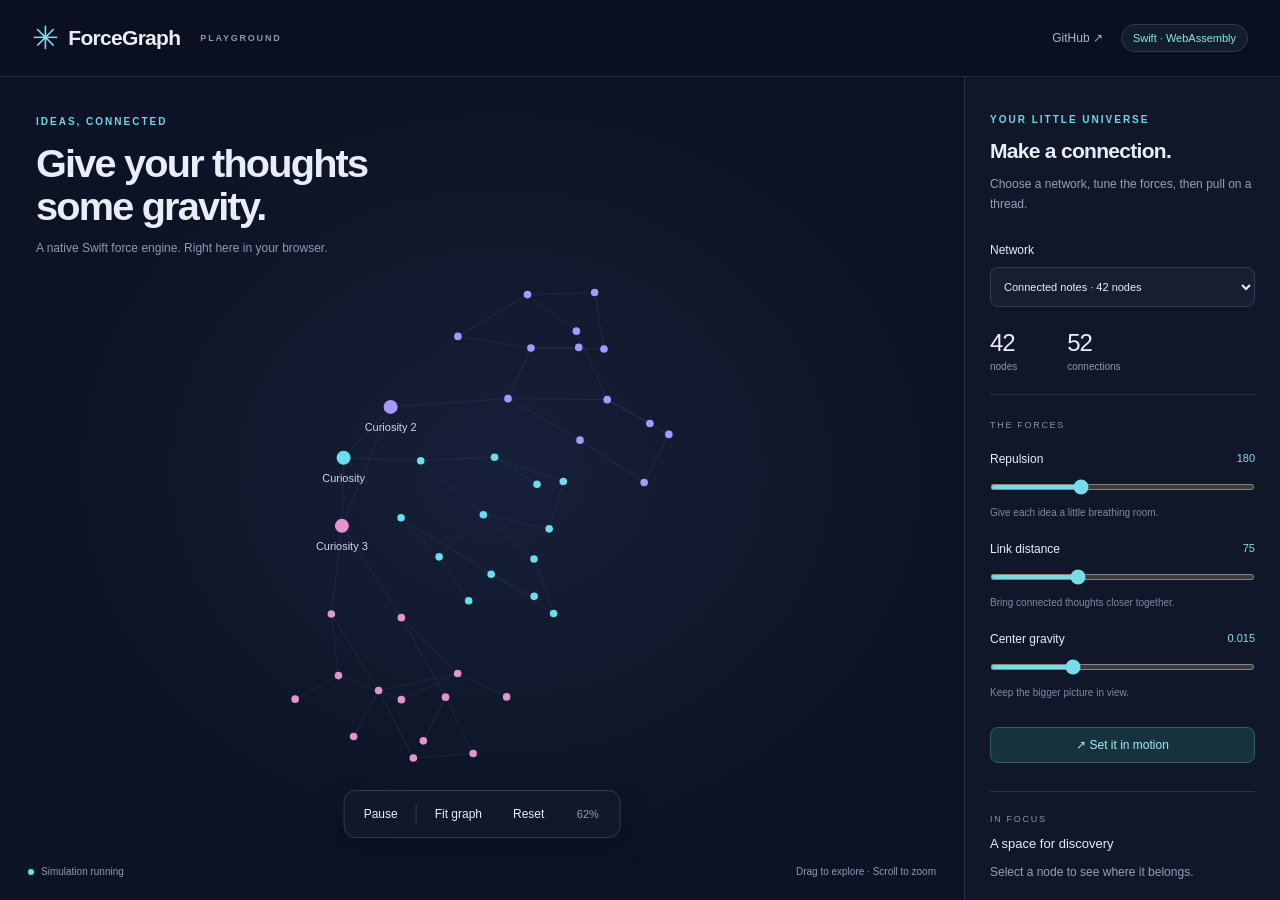
<file: index.html>
<!doctype html>
<html lang="en">
<head>
    <meta charset="utf-8">
    <meta name="viewport" content="width=device-width, initial-scale=1">
    <meta name="theme-color" content="#0b1020">
    <title>ForceGraph — Swift, set in motion</title>
    <link rel="stylesheet" href="./styles.css">
    <script type="module" src="./demo.js"></script>
</head>
<body>
    <header class="topbar">
        <a class="brand" href="./"><span class="brand-mark" aria-hidden="true">✳</span> ForceGraph <span class="edition">PLAYGROUND</span></a>
        <div class="header-links"><a class="package-link" href="https://github.com/ianleon/ForceGraph">GitHub ↗</a><span id="engine-badge" class="badge">Loading Swift · Wasm</span></div>
    </header>
    <main>
        <section class="graph-panel" aria-label="Interactive graph playground">
            <div class="graph-heading"><span class="eyebrow">IDEAS, CONNECTED</span><h1>Give your thoughts<br>some gravity.</h1><p>A native Swift force engine. Right here in your browser.</p></div>
            <canvas id="graph" tabindex="0" aria-label="Interactive network. Drag nodes to move them, drag empty space to pan, and scroll or pinch to zoom. Use plus and minus to zoom, zero to fit, and left or right arrow keys to select nodes. Use the controls to pause or reset the graph."></canvas>
            <div id="notice" class="notice" role="status"><span id="notice-text">Loading the Swift engine. The first visit may take a moment…</span><progress id="loading-progress" aria-labelledby="loading-label"></progress><span id="loading-label" class="loading-label">Downloading Swift engine · 0 B received</span><button id="retry" hidden>Try again</button></div>
            <div class="graph-toolbar" aria-label="Graph controls"><button id="pause" disabled>Pause</button><span class="toolbar-divider"></span><button id="fit" disabled>Fit graph</button><button id="reset" disabled>Reset</button><span id="zoom" aria-label="Zoom level">100%</span></div>
            <div class="graph-footer"><span><i id="status-dot"></i><span id="status">Loading engine</span></span><span>Drag to explore <span class="desktop-hint">· Scroll to zoom</span></span></div>
        </section>
        <aside class="controls" aria-label="Playground settings">
            <div><span class="eyebrow">YOUR LITTLE UNIVERSE</span><h2>Make a connection.</h2><p class="muted">Choose a network, tune the forces, then pull on a thread.</p></div>
            <fieldset id="settings" disabled>
                <label for="preset">Network</label>
                <select id="preset"><option value="42">Connected notes · 42 nodes</option><option value="100">Creative constellation · 100 nodes</option><option value="500">A world of ideas · 500 nodes</option><option value="1000">The big picture · 1,000 nodes</option></select>
                <div class="stats"><div><strong id="node-count">—</strong><span>nodes</span></div><div><strong id="edge-count">—</strong><span>connections</span></div></div>
                <div class="section-label">THE FORCES</div>
                <label class="slider-label" for="repulsion">Repulsion <output id="repulsion-value">180</output></label><input id="repulsion" type="range" min="20" max="500" step="10" value="180"><p class="help">Give each idea a little breathing room.</p>
                <label class="slider-label" for="distance">Link distance <output id="distance-value">75</output></label><input id="distance" type="range" min="25" max="180" step="5" value="75"><p class="help">Bring connected thoughts closer together.</p>
                <label class="slider-label" for="center">Center gravity <output id="center-value">0.015</output></label><input id="center" type="range" min="0" max="0.05" step="0.001" value="0.015"><p class="help">Keep the bigger picture in view.</p>
                <button id="reheat" class="primary">↗ Set it in motion</button>
            </fieldset>
            <div class="selection"><span class="section-label">IN FOCUS</span><strong id="selected-name">A space for discovery</strong><p id="selected-description" class="muted">Select a node to see where it belongs.</p></div>
            <div class="legend"><span><i class="cyan"></i>Explore</span><span><i class="violet"></i>Create</span><span><i class="pink"></i>Connect</span></div>
            <p class="footnote">Real Swift. Real WebAssembly.<br>Synthetic notes. Endless possibilities.</p>
        </aside>
    </main>
</body>
</html>
</file>
<file: styles.css>
:root { color-scheme: dark; font-family: -apple-system, BlinkMacSystemFont, "Segoe UI", sans-serif; color: #e9edf8; background: #0b1020; font-synthesis: none; }
* { box-sizing: border-box; }
body { margin: 0; }
button, select, input { font: inherit; }
button, select { border: 1px solid #303c55; border-radius: 8px; color: inherit; background: #161f32; padding: 10px 13px; }
button { cursor: pointer; transition: background .15s; }
button:hover:enabled { background: #25334b; }
button:disabled, fieldset:disabled { opacity: .45; cursor: default; }
:focus-visible { outline: 2px solid #6de4ee; outline-offset: 4px; }
[hidden] { display: none !important; }
.topbar { height: 77px; padding: 0 32px; display: flex; align-items: center; justify-content: space-between; border-bottom: 1px solid #222b40; gap: 16px; }
.brand { display: flex; align-items: center; gap: 10px; color: inherit; text-decoration: none; font-size: 21px; font-weight: 650; letter-spacing: -.7px; }
.brand-mark { color: #73e2ee; font-size: 32px; }
.edition { font-size: 9px; letter-spacing: 1.8px; color: #8998b3; margin-left: 10px; }
.badge { color: #a8b9cf; background: #121e2d; border: 1px solid #2a3d4d; border-radius: 20px; padding: 7px 11px; font-size: 11px; white-space: nowrap; }
.badge.ready { color: #8de9d7; }
main { display: grid; grid-template-columns: minmax(0, 1fr) 316px; height: calc(100dvh - 77px); min-height: 0; overflow: hidden; }
.graph-panel { position: relative; min-height: 0; overflow: hidden; background: radial-gradient(ellipse at 52% 48%, #172039 0, #0c1324 65%); }
.graph-panel::before { content: ""; position: absolute; inset: 0; pointer-events: none; opacity: .2; background-image: radial-gradient(#60708a .7px, transparent .7px); background-size: 24px 24px; }
.graph-heading { position: absolute; top: 34px; left: 36px; pointer-events: none; z-index: 1; }
.eyebrow { font-size: 10px; font-weight: 650; letter-spacing: 2px; color: #69d8e6; }
h1 { margin: 13px 0 12px; font-size: clamp(30px, 3.1vw, 48px); font-weight: 550; letter-spacing: -1.8px; line-height: 1.09; }
.graph-heading p { font-size: 12px; color: #8f9bb2; }
canvas { width: 100%; height: 100%; position: absolute; inset: 0; touch-action: none; cursor: grab; }
canvas:active { cursor: grabbing; }
.graph-toolbar { position: absolute; bottom: 62px; left: 50%; transform: translateX(-50%); display: flex; align-items: center; gap: 5px; border: 1px solid #303a51; border-radius: 12px; padding: 6px; background: #10192beF; white-space: nowrap; box-shadow: 0 10px 30px #0003; }
.graph-toolbar button { border: 0; background: transparent; font-size: 12px; }
.toolbar-divider { height: 20px; width: 1px; background: #303a51; }
#zoom { min-width: 51px; text-align: center; font-size: 11px; color: #90a2ba; }
.graph-footer { position: absolute; bottom: 23px; left: 28px; right: 28px; display: flex; justify-content: space-between; gap: 12px; font-size: 10px; color: #8c9bb2; pointer-events: none; }
.graph-footer > span:first-child { display: flex; align-items: center; gap: 7px; }
#status-dot { width: 6px; height: 6px; border-radius: 50%; background: #6b7b96; }
#status-dot.active { background: #73e4cd; box-shadow: 0 0 10px #73e4cd55; }
.controls { min-height: 0; overflow-y: auto; overscroll-behavior: contain; border-left: 1px solid #263047; background: #101728; padding: 32px 25px 22px; }
h2 { font-size: 21px; font-weight: 550; letter-spacing: -.7px; margin: 12px 0 10px; }
.muted { color: #93a1b8; font-size: 12px; line-height: 1.65; }
fieldset { margin: 28px 0 0; padding: 0; border: 0; min-width: 0; }
label { display: block; font-size: 12px; margin-bottom: 10px; }
select { width: 100%; font-size: 11px; padding: 12px 9px; }
.stats { display: flex; gap: 50px; padding: 22px 0; border-bottom: 1px solid #293147; margin-bottom: 25px; }
.stats strong { display: block; font-size: 24px; font-weight: 500; letter-spacing: -1px; }
.stats span { display: block; font-size: 10px; color: #8c9ab0; margin-top: 4px; }
.section-label { font-size: 9px; letter-spacing: 1.7px; color: #8493ac; margin-bottom: 22px; }
.slider-label { display: flex; justify-content: space-between; margin-top: 22px; }
output { color: #7fe0e8; font-size: 11px; font-variant-numeric: tabular-nums; }
input[type=range] { width: 100%; accent-color: #77dce8; height: 6px; cursor: pointer; margin: 5px 0; }
.help { font-size: 10px; color: #7c8ba5; line-height: 1.5; margin: 10px 0 22px; }
.primary { width: 100%; margin-top: 5px; color: #a4edf0; border-color: #335b6a; background: #16323f; font-size: 12px; }
.selection { margin-top: 28px; padding-top: 22px; border-top: 1px solid #293147; }
.selection .section-label { display: block; margin-bottom: 12px; }
.selection strong { display: block; font-size: 13px; font-weight: 500; }
.legend { display: flex; gap: 18px; margin-top: 25px; font-size: 10px; color: #a2aec1; }
.legend span { display: flex; align-items: center; gap: 6px; }
.legend i { width: 6px; height: 6px; border-radius: 50%; }
.cyan { background: #69deef; }.violet { background: #a59aff; }.pink { background: #e495d0; }
.footnote { font-size: 10px; color: #667793; line-height: 1.8; margin-top: 24px; }
.notice { position: absolute; top: 50%; left: 50%; transform: translate(-50%, -50%); background: #152039; border: 1px solid #34455f; border-radius: 12px; padding: 22px; max-width: 360px; width: 85%; text-align: center; font-size: 13px; line-height: 1.7; }
.notice button { display: block; margin: 16px auto 0; }
@media (min-width: 1600px) { .controls { padding-top: 44px; } main { grid-template-columns: minmax(0, 1fr) 350px; } }
@media (max-width: 760px) { .topbar { padding: 0 18px; height: 65px; }.edition { display: none; }.badge { font-size: 9px; }main { display: flex; flex-direction: column; height: auto; overflow: visible; }.graph-panel { flex: none; min-height: 480px; height: calc(100dvh - 65px); }.graph-heading { top: 24px; left: 24px; }h1 { font-size: 32px; }.graph-heading p { max-width: 220px; line-height: 1.6; }.controls { min-height: 0; overflow-y: auto; overscroll-behavior: contain; border-left: 0; border-top: 1px solid #263047; padding: 28px; }.graph-footer { left: 18px; right: 18px; font-size: 9px; }.desktop-hint { display: none; }.graph-toolbar { bottom: 56px; }.stats { gap: 70px; } }
@media (prefers-reduced-motion: reduce) { * { transition: none !important; } }

@media (min-width: 761px) and (max-height: 600px) { .graph-heading { top: 18px; } h1 { font-size: 28px; margin: 8px 0; } .graph-heading p { margin: 6px 0; } .graph-toolbar { bottom: 44px; } .graph-footer { bottom: 15px; } }
@media (max-width: 380px) { .graph-toolbar { gap: 0; padding: 4px; } .graph-toolbar button { padding: 10px; } #zoom { min-width: 43px; } .graph-footer { flex-wrap: wrap; } }

.header-links { display: flex; align-items: center; gap: 18px; }
.package-link { color: #a4b8d2; font-size: 12px; text-decoration: none; white-space: nowrap; }
.package-link:hover { color: #8de9e9; }
@media (max-width: 420px) { .topbar { padding: 0 12px; gap: 8px; } .brand { font-size: 18px; gap: 6px; } .brand-mark { font-size: 27px; } .header-links { gap: 9px; } .package-link { font-size: 10px; } .badge { font-size: 8px; padding: 6px 7px; } }

#loading-progress { display: block; width: 100%; height: 8px; margin: 16px 0 8px; accent-color: #73e2ee; }
.loading-label { display: block; color: #a8b9cf; font-size: 11px; font-variant-numeric: tabular-nums; }
</file>
